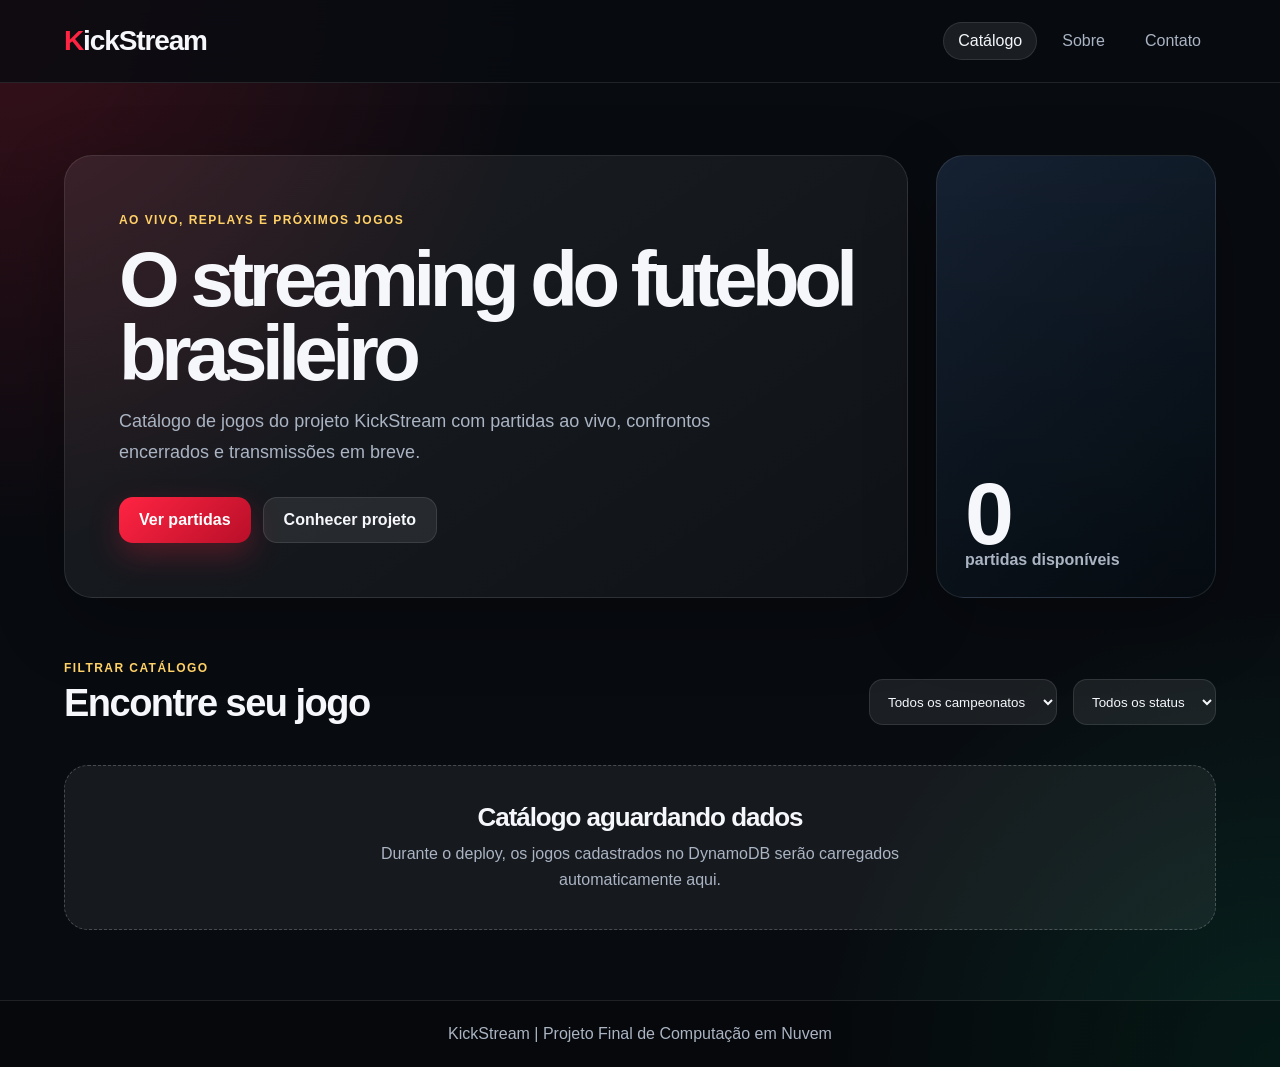
<file: public/index.html>
<!DOCTYPE html>
<html lang="pt-BR">
<head>
  <meta charset="UTF-8">
  <meta name="viewport" content="width=device-width, initial-scale=1.0">
  <title>KickStream</title>
  <link rel="stylesheet" href="assets/css/style.css">
</head>
<body>
  <header class="site-header">
    <a class="logo" href="index.html">KickStream</a>
    <nav>
      <a class="active" href="index.html">Catálogo</a>
      <a href="sobre.html">Sobre</a>
      <a href="contato.html">Contato</a>
    </nav>
  </header>

  <section class="hero">
    <div class="hero-content">
      <span class="eyebrow">Ao vivo, replays e próximos jogos</span>
      <h1>O streaming do futebol brasileiro</h1>
      <p>Catálogo de jogos do projeto KickStream com partidas ao vivo, confrontos encerrados e transmissões em breve.</p>
      <div class="hero-actions">
        <a class="button-link" href="#catalogo">Ver partidas</a>
        <a class="button-link secondary" href="sobre.html">Conhecer projeto</a>
      </div>
    </div>
    <div class="hero-panel" aria-label="Resumo do catálogo">
      <strong>0</strong>
      <span>partidas disponíveis</span>
    </div>
  </section>

  <section class="filters">
    <div>
      <span class="section-label">Filtrar catálogo</span>
      <h2>Encontre seu jogo</h2>
    </div>
    <select id="filtroCampeonato" onchange="filtrar()">
      <option value="">Todos os campeonatos</option>
    </select>
    <select id="filtroStatus" onchange="filtrar()">
      <option value="">Todos os status</option>
    </select>
  </section>

  <main class="grid" id="catalogo">
    <section class="empty-state">
      <h2>Catálogo aguardando dados</h2>
      <p>Durante o deploy, os jogos cadastrados no DynamoDB serão carregados automaticamente aqui.</p>
    </section>
  </main>

  <footer>KickStream | Projeto Final de Computação em Nuvem</footer>
  <script src="assets/js/script.js"></script>
</body>
</html>
</file>
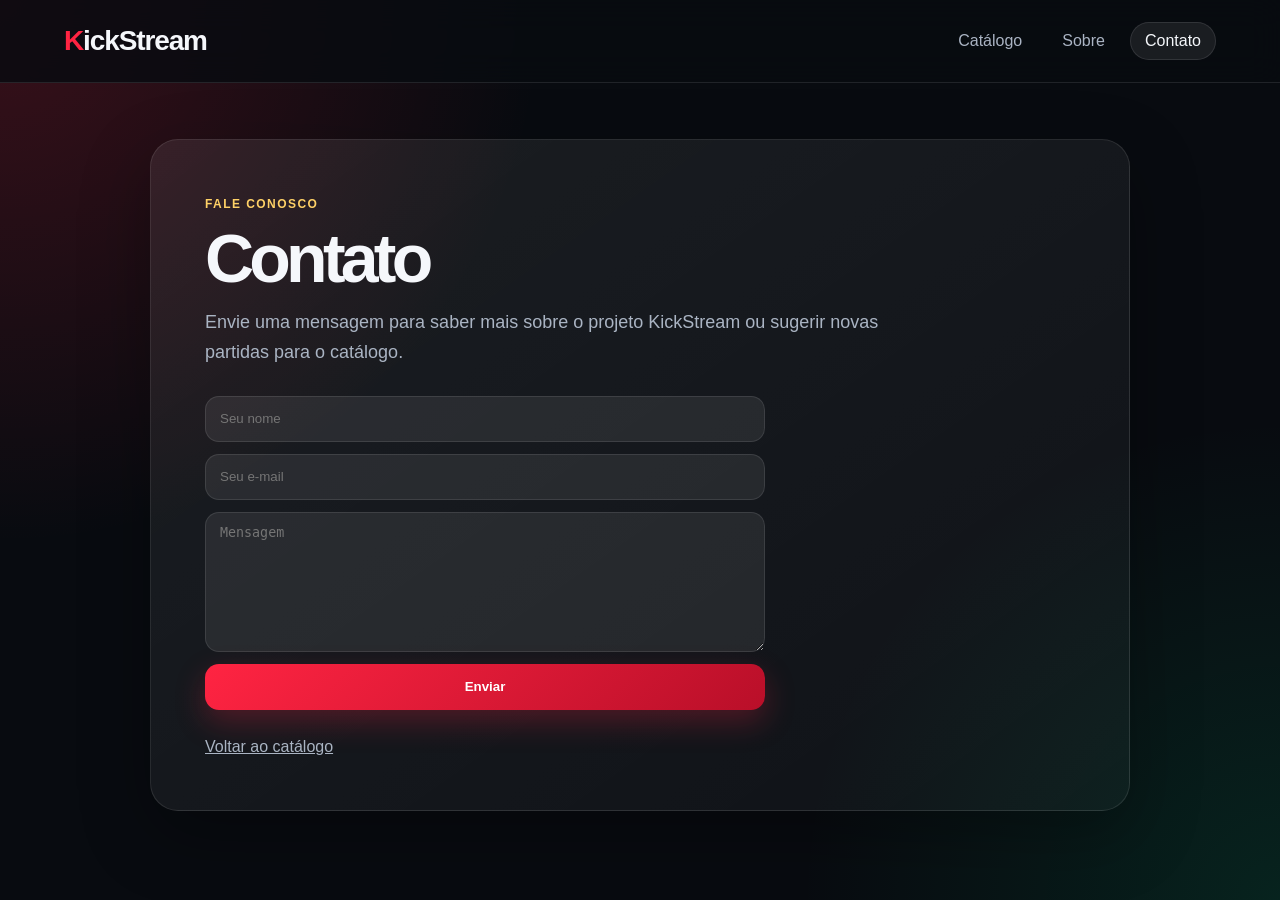
<file: public/contato.html>
<!DOCTYPE html>
<html lang="pt-BR">
<head>
  <meta charset="UTF-8">
  <meta name="viewport" content="width=device-width, initial-scale=1.0">
  <title>Contato - KickStream</title>
  <link rel="stylesheet" href="assets/css/style.css">
</head>
<body class="page-simple">
  <header class="site-header compact">
    <a class="logo" href="index.html">KickStream</a>
    <nav>
      <a href="index.html">Catálogo</a>
      <a href="sobre.html">Sobre</a>
      <a class="active" href="contato.html">Contato</a>
    </nav>
  </header>

  <main class="simple-card contact-card">
    <span class="eyebrow">Fale conosco</span>
    <h1>Contato</h1>
    <p>Envie uma mensagem para saber mais sobre o projeto KickStream ou sugerir novas partidas para o catálogo.</p>
    <form>
      <input placeholder="Seu nome" aria-label="Seu nome">
      <input placeholder="Seu e-mail" aria-label="Seu e-mail">
      <textarea placeholder="Mensagem" aria-label="Mensagem"></textarea>
      <button type="button">Enviar</button>
    </form>
    <a class="text-link" href="index.html">Voltar ao catálogo</a>
  </main>
</body>
</html>
</file>
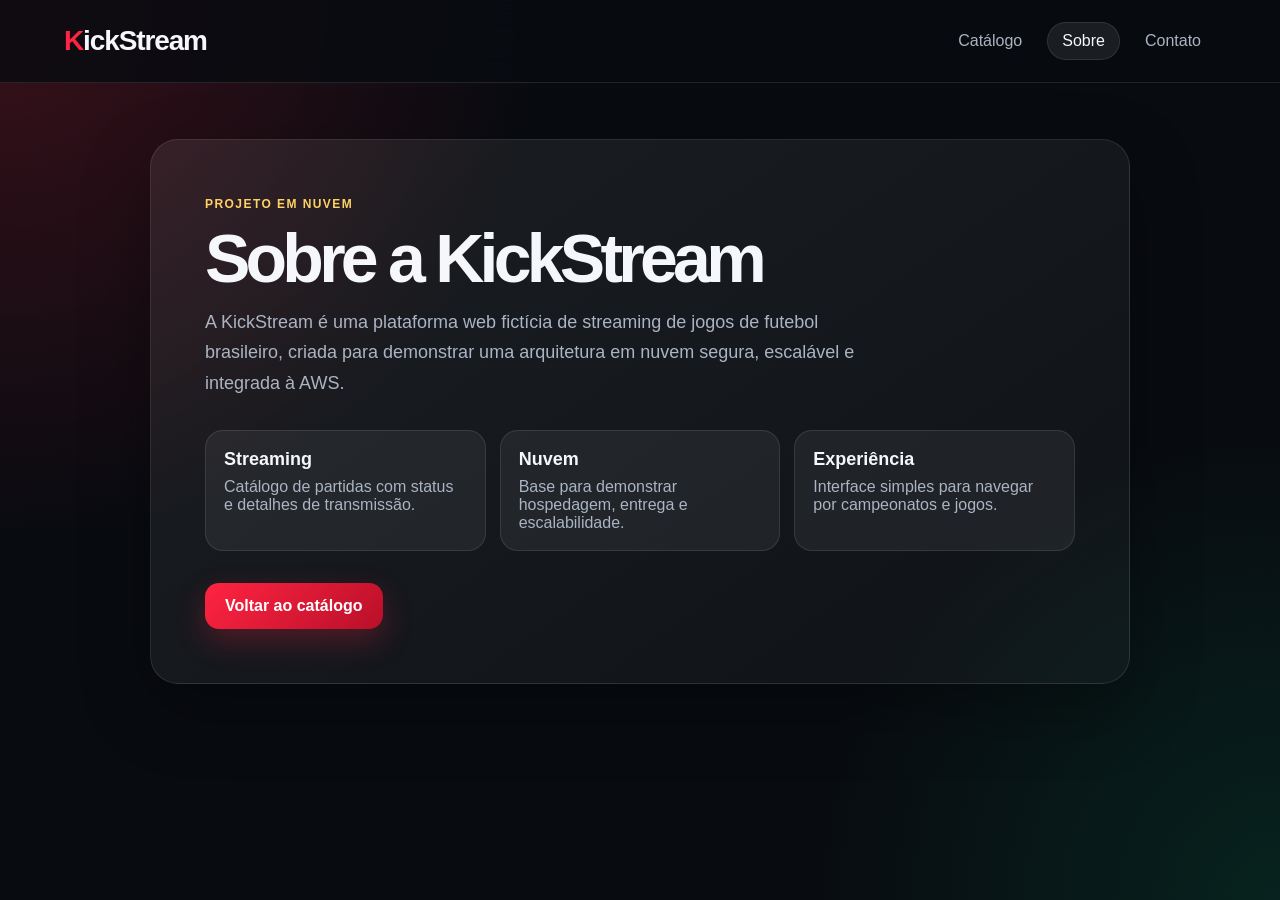
<file: public/sobre.html>
<!DOCTYPE html>
<html lang="pt-BR">
<head>
  <meta charset="UTF-8">
  <meta name="viewport" content="width=device-width, initial-scale=1.0">
  <title>Sobre - KickStream</title>
  <link rel="stylesheet" href="assets/css/style.css">
</head>
<body class="page-simple">
  <header class="site-header compact">
    <a class="logo" href="index.html">KickStream</a>
    <nav>
      <a href="index.html">Catálogo</a>
      <a class="active" href="sobre.html">Sobre</a>
      <a href="contato.html">Contato</a>
    </nav>
  </header>

  <main class="simple-card about-card">
    <span class="eyebrow">Projeto em nuvem</span>
    <h1>Sobre a KickStream</h1>
    <p>A KickStream é uma plataforma web fictícia de streaming de jogos de futebol brasileiro, criada para demonstrar uma arquitetura em nuvem segura, escalável e integrada à AWS.</p>
    <div class="info-grid">
      <article>
        <strong>Streaming</strong>
        <span>Catálogo de partidas com status e detalhes de transmissão.</span>
      </article>
      <article>
        <strong>Nuvem</strong>
        <span>Base para demonstrar hospedagem, entrega e escalabilidade.</span>
      </article>
      <article>
        <strong>Experiência</strong>
        <span>Interface simples para navegar por campeonatos e jogos.</span>
      </article>
    </div>
    <a class="button-link" href="index.html">Voltar ao catálogo</a>
  </main>
</body>
</html>
</file>
<file: public/assets/css/style.css>
* {
  box-sizing: border-box;
}

:root {
  --bg: #080b10;
  --panel: rgba(18, 24, 33, 0.86);
  --panel-strong: #111923;
  --text: #f5f7fb;
  --muted: #aab4c3;
  --line: rgba(255, 255, 255, 0.1);
  --accent: #ff2442;
  --accent-2: #00d084;
  --gold: #ffd166;
}

body {
  min-height: 100vh;
  margin: 0;
  color: var(--text);
  font-family: Inter, Arial, Helvetica, sans-serif;
  background:
    radial-gradient(circle at top left, rgba(255, 36, 66, 0.2), transparent 34rem),
    radial-gradient(circle at bottom right, rgba(0, 208, 132, 0.12), transparent 30rem),
    var(--bg);
}

a {
  color: inherit;
}

.site-header {
  position: sticky;
  top: 0;
  z-index: 10;
  display: flex;
  align-items: center;
  justify-content: space-between;
  gap: 24px;
  padding: 22px clamp(20px, 5vw, 64px);
  background: rgba(8, 11, 16, 0.82);
  border-bottom: 1px solid var(--line);
  backdrop-filter: blur(16px);
}

.site-header.compact {
  position: static;
}

.logo {
  color: var(--text);
  font-size: 28px;
  font-weight: 900;
  letter-spacing: -0.04em;
  text-decoration: none;
}

.logo::first-letter {
  color: var(--accent);
}

nav {
  display: flex;
  flex-wrap: wrap;
  gap: 10px;
}

nav a {
  padding: 9px 14px;
  color: var(--muted);
  text-decoration: none;
  border: 1px solid transparent;
  border-radius: 999px;
  transition: 0.2s ease;
}

nav a:hover,
nav a.active {
  color: var(--text);
  background: rgba(255, 255, 255, 0.08);
  border-color: var(--line);
}

.hero {
  display: grid;
  grid-template-columns: minmax(0, 1fr) 280px;
  gap: 28px;
  align-items: stretch;
  padding: 72px clamp(20px, 5vw, 64px) 38px;
}

.hero-content,
.hero-panel,
.simple-card {
  background: linear-gradient(145deg, rgba(255, 255, 255, 0.08), rgba(255, 255, 255, 0.03));
  border: 1px solid var(--line);
  border-radius: 28px;
  box-shadow: 0 24px 70px rgba(0, 0, 0, 0.3);
}

.hero-content {
  padding: clamp(28px, 5vw, 54px);
}

.eyebrow,
.section-label,
.tag {
  display: inline-flex;
  align-items: center;
  width: fit-content;
  color: var(--gold);
  font-size: 12px;
  font-weight: 800;
  letter-spacing: 0.12em;
  text-transform: uppercase;
}

.hero h1,
.simple-card h1 {
  max-width: 860px;
  margin: 14px 0 16px;
  font-size: clamp(40px, 8vw, 78px);
  line-height: 0.95;
  letter-spacing: -0.07em;
}

.hero p,
.simple-card p {
  max-width: 680px;
  margin: 0;
  color: var(--muted);
  font-size: 18px;
  line-height: 1.7;
}

.hero-actions {
  display: flex;
  flex-wrap: wrap;
  gap: 12px;
  margin-top: 30px;
}

.button-link,
button {
  display: inline-flex;
  align-items: center;
  justify-content: center;
  min-height: 46px;
  padding: 13px 20px;
  color: white;
  font-weight: 800;
  text-decoration: none;
  cursor: pointer;
  background: linear-gradient(135deg, var(--accent), #b90f29);
  border: 0;
  border-radius: 14px;
  box-shadow: 0 12px 30px rgba(255, 36, 66, 0.25);
  transition: transform 0.2s ease, box-shadow 0.2s ease;
}

.button-link:hover,
button:hover {
  transform: translateY(-2px);
  box-shadow: 0 16px 36px rgba(255, 36, 66, 0.35);
}

.button-link.secondary {
  color: var(--text);
  background: rgba(255, 255, 255, 0.08);
  box-shadow: none;
  border: 1px solid var(--line);
}

.hero-panel {
  display: flex;
  flex-direction: column;
  justify-content: flex-end;
  min-height: 260px;
  padding: 28px;
  background:
    linear-gradient(180deg, transparent, rgba(0, 0, 0, 0.28)),
    linear-gradient(135deg, #152132, #071017);
}

.hero-panel strong {
  font-size: 88px;
  line-height: 0.85;
}

.hero-panel span {
  color: var(--muted);
  font-weight: 700;
}

.filters {
  display: flex;
  flex-wrap: wrap;
  gap: 16px;
  align-items: end;
  padding: 22px clamp(20px, 5vw, 64px);
}

.filters div {
  flex: 1 1 260px;
}

.filters h2 {
  margin: 6px 0 0;
  font-size: clamp(26px, 4vw, 38px);
  letter-spacing: -0.04em;
}

select,
input,
textarea {
  min-height: 46px;
  padding: 12px 14px;
  color: var(--text);
  background: rgba(255, 255, 255, 0.08);
  border: 1px solid var(--line);
  border-radius: 14px;
  outline: none;
}

select:focus,
input:focus,
textarea:focus {
  border-color: rgba(255, 36, 66, 0.75);
  box-shadow: 0 0 0 4px rgba(255, 36, 66, 0.12);
}

select option {
  color: #10141b;
}

.grid {
  display: grid;
  grid-template-columns: repeat(auto-fit, minmax(280px, 1fr));
  gap: 22px;
  padding: 18px clamp(20px, 5vw, 64px) 70px;
}

.card {
  overflow: hidden;
  background: var(--panel);
  border: 1px solid var(--line);
  border-radius: 24px;
  box-shadow: 0 20px 52px rgba(0, 0, 0, 0.25);
  transition: transform 0.2s ease, border-color 0.2s ease;
}

.card:hover {
  transform: translateY(-6px);
  border-color: rgba(255, 255, 255, 0.22);
}

.card.live {
  border-color: rgba(0, 208, 132, 0.45);
}

.card.upcoming {
  border-color: rgba(255, 209, 102, 0.35);
}

.thumb {
  position: relative;
  display: flex;
  align-items: center;
  justify-content: center;
  height: 168px;
  background:
    radial-gradient(circle at 30% 20%, rgba(255, 255, 255, 0.28), transparent 26%),
    linear-gradient(135deg, #ff2442, #521223 58%, #081116);
}

.thumb span {
  display: grid;
  place-items: center;
  width: 86px;
  height: 86px;
  font-size: 30px;
  font-weight: 900;
  background: rgba(0, 0, 0, 0.22);
  border: 1px solid rgba(255, 255, 255, 0.28);
  border-radius: 50%;
}

.content {
  padding: 22px;
}

.content h2 {
  margin: 10px 0 14px;
  font-size: 24px;
  line-height: 1.1;
  letter-spacing: -0.04em;
}

.content p {
  margin: 9px 0;
  color: var(--muted);
  line-height: 1.45;
}

.content strong {
  color: var(--text);
}

.content button {
  width: 100%;
  margin-top: 14px;
}

.status {
  color: var(--accent-2);
  font-weight: 800;
}

.empty-state {
  grid-column: 1 / -1;
  padding: 36px;
  color: var(--muted);
  text-align: center;
  background: rgba(255, 255, 255, 0.06);
  border: 1px dashed rgba(255, 255, 255, 0.22);
  border-radius: 24px;
}

.empty-state h2 {
  margin: 0 0 8px;
  color: var(--text);
  font-size: 26px;
  letter-spacing: -0.04em;
}

.empty-state p {
  max-width: 560px;
  margin: 0 auto;
  line-height: 1.6;
}

footer {
  padding: 24px;
  color: var(--muted);
  text-align: center;
  background: rgba(0, 0, 0, 0.3);
  border-top: 1px solid var(--line);
}

.page-simple {
  padding-bottom: 56px;
}

.simple-card {
  width: min(980px, calc(100% - 40px));
  margin: 56px auto 0;
  padding: clamp(28px, 5vw, 54px);
}

.simple-card h1 {
  font-size: clamp(38px, 7vw, 68px);
}

.info-grid {
  display: grid;
  grid-template-columns: repeat(3, 1fr);
  gap: 14px;
  margin: 32px 0;
}

.info-grid article {
  padding: 18px;
  background: rgba(255, 255, 255, 0.06);
  border: 1px solid var(--line);
  border-radius: 18px;
}

.info-grid strong,
.info-grid span {
  display: block;
}

.info-grid strong {
  margin-bottom: 8px;
  font-size: 18px;
}

.info-grid span,
.text-link {
  color: var(--muted);
}

.contact-card form {
  display: grid;
  gap: 12px;
  max-width: 560px;
  margin: 28px 0 18px;
}

.contact-card textarea {
  min-height: 140px;
  resize: vertical;
}

.text-link {
  display: inline-block;
  margin-top: 10px;
}

@media (max-width: 760px) {
  .site-header {
    align-items: flex-start;
    flex-direction: column;
    padding: 18px 20px;
  }

  .hero {
    grid-template-columns: 1fr;
    padding-top: 34px;
  }

  .hero-panel {
    min-height: 180px;
  }

  .filters {
    align-items: stretch;
    flex-direction: column;
  }

  .filters div {
    flex-basis: auto;
  }

  select {
    width: 100%;
  }

  .info-grid {
    grid-template-columns: 1fr;
  }
}

@media (max-width: 460px) {
  nav {
    width: 100%;
  }

  nav a {
    flex: 1;
    text-align: center;
  }

  .hero h1,
  .simple-card h1 {
    letter-spacing: -0.05em;
  }

  .hero-actions,
  .button-link {
    width: 100%;
  }
}
</file>
